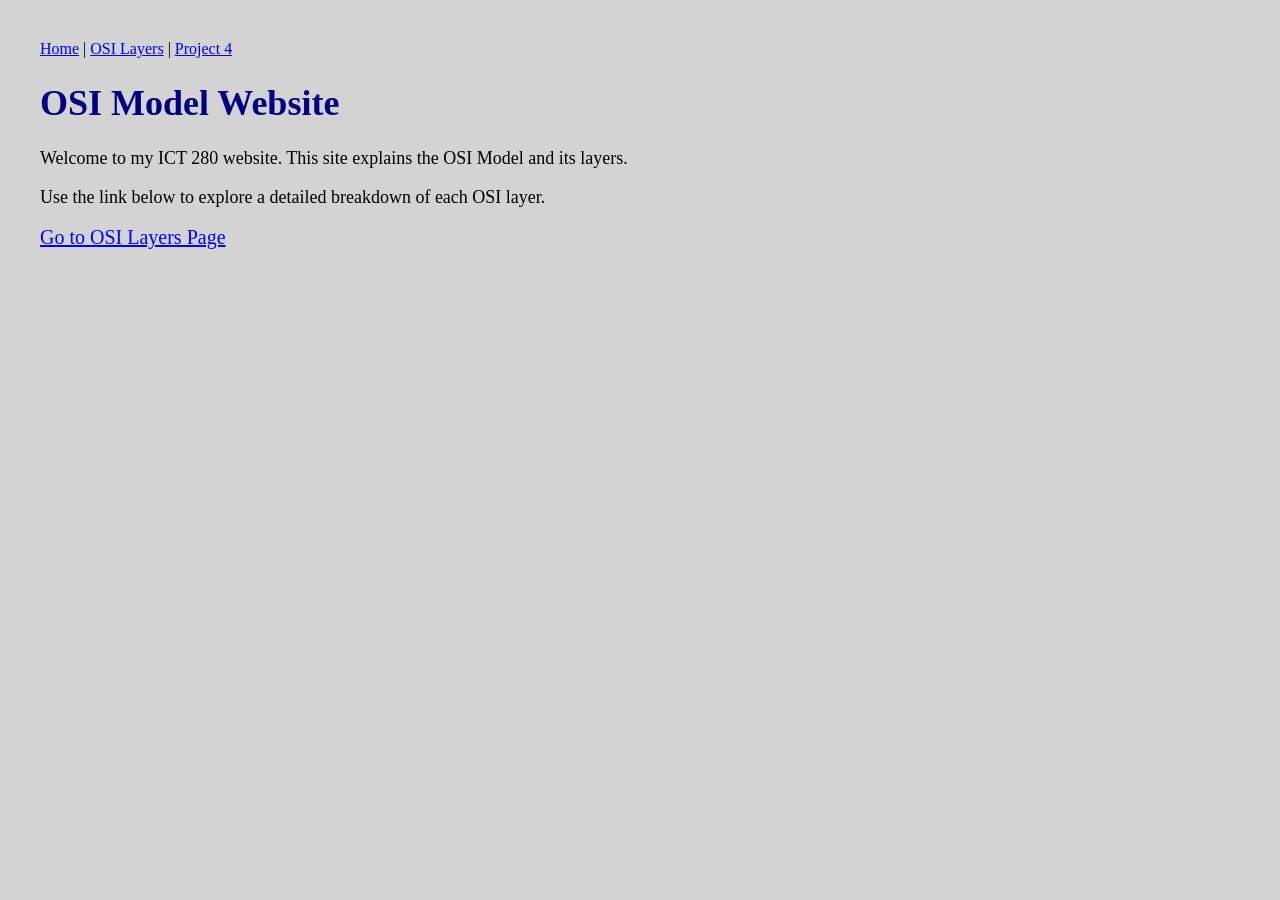
<file: index.html>
<!DOCTYPE html>
<html lang="en">
<head>
  <meta charset="UTF-8">
  <title>OSI Model Home</title>
</head>

<body style="background-color: lightgray; margin: 20px; padding: 20px;">
  
  <nav aria-label="Main navigation">
  <a href="index.html">Home</a> |
  <a href="html/project2.html">OSI Layers</a> |
  <a href="project4/project4.html">Project 4</a>
  </nav>

  <h1 style="color: navy; font-size: 36px;">OSI Model Website</h1>

  <p style="font-size: 18px;">
    Welcome to my ICT 280 website. This site explains the OSI Model and its layers.
  </p>

  <p style="font-size: 18px;">
    Use the link below to explore a detailed breakdown of each OSI layer.
  </p>

  <!-- Navigation Link -->
  <a href="html/project2.html" style="font-size: 20px; color: blue;">
    Go to OSI Layers Page
  </a>

</body>
</html>
</file>
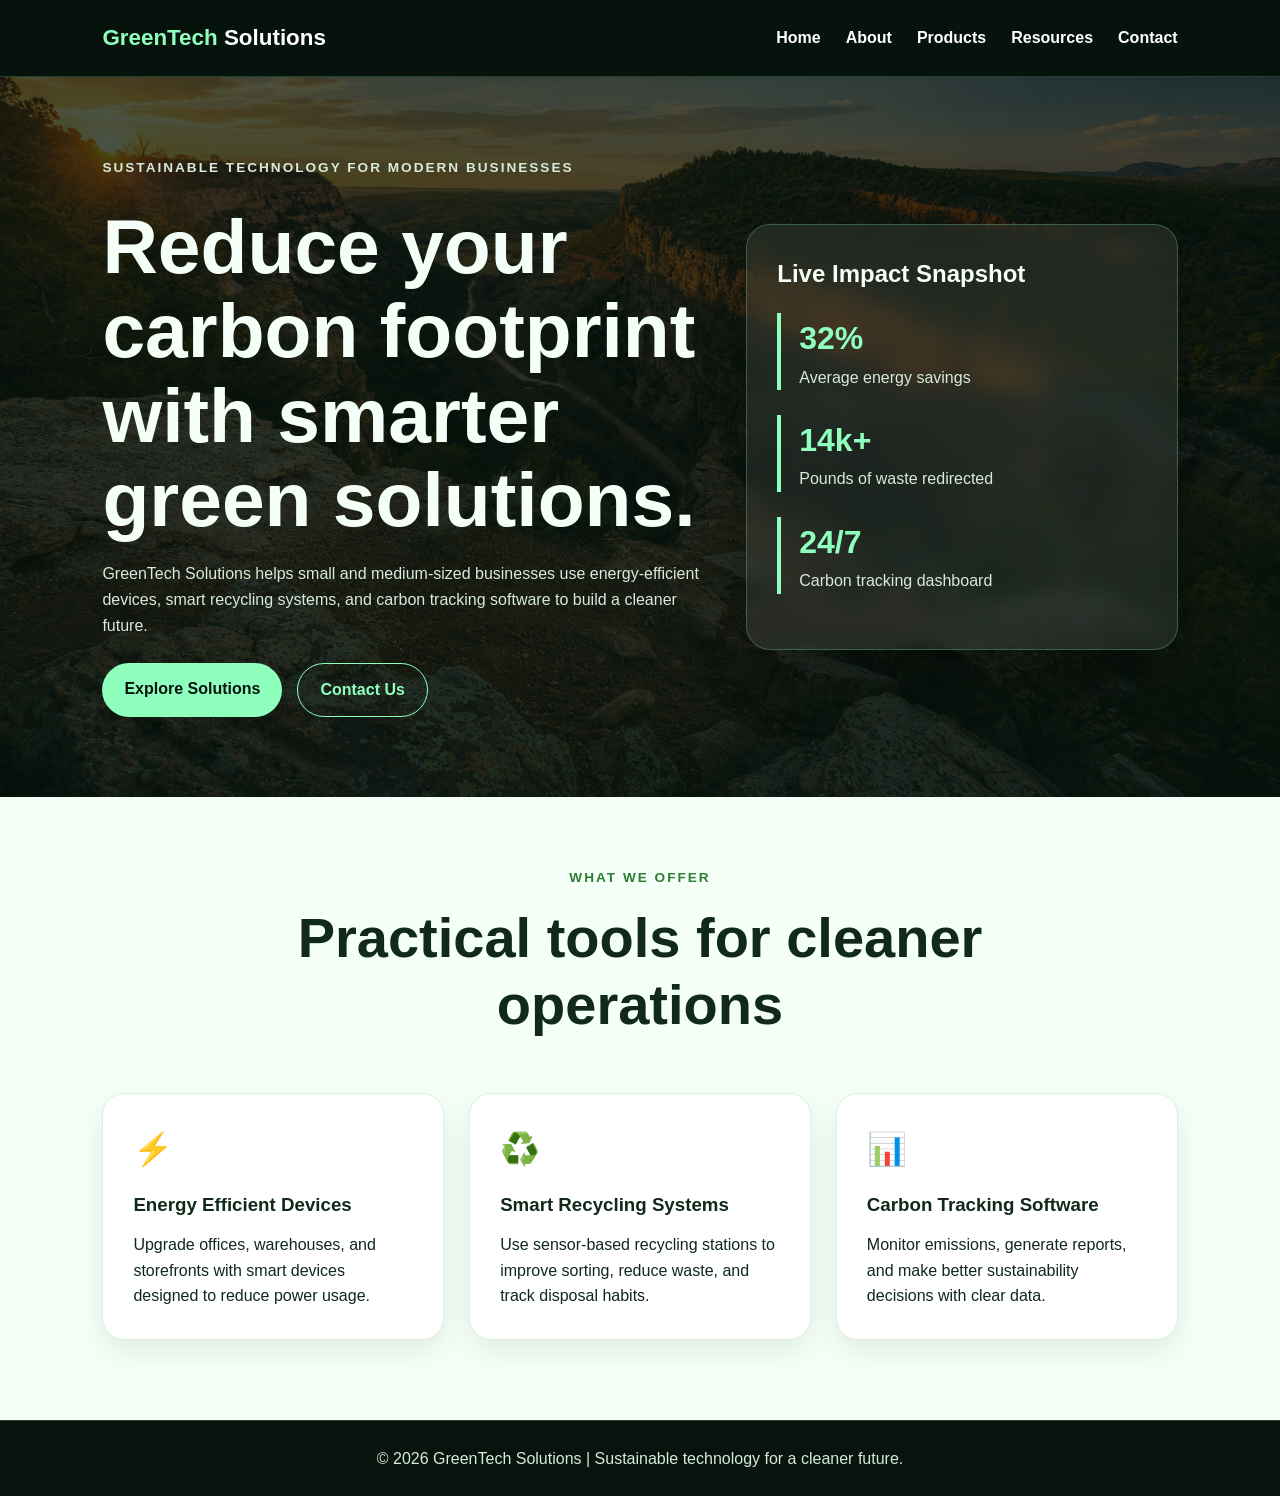
<file: final/index.html>
<!DOCTYPE html>
<html lang="en">
<head>
    <meta charset="UTF-8">
    <meta name="viewport" content="width=device-width, initial-scale=1.0">
    <title>GreenTech Solutions</title>
    <link rel="stylesheet" href="css/styles.css">
</head>

<body>

    <header class="site-header">
        <div class="logo">GreenTech<span> Solutions</span></div>

        <nav>
            <ul>
                <li><a href="index.html">Home</a></li>
                <li><a href="about.html">About</a></li>
                <li><a href="products.html">Products</a></li>
                <li><a href="resources.html">Resources</a></li>
                <li><a href="contact.html">Contact</a></li>
            </ul>
        </nav>
    </header>

    <main>

        <section class="hero">
            <div class="hero-text">
                <p class="tagline">Sustainable technology for modern businesses</p>

                <h1>Reduce your carbon footprint with smarter green solutions.</h1>

                <p>
                    GreenTech Solutions helps small and medium-sized businesses use
                    energy-efficient devices, smart recycling systems, and carbon tracking
                    software to build a cleaner future.
                </p>

                <div class="hero-buttons">
                    <a href="products.html" class="primary-btn">Explore Solutions</a>
                    <a href="contact.html" class="secondary-btn">Contact Us</a>
                </div>
            </div>

            <div class="hero-panel">
                <h2>Live Impact Snapshot</h2>

                <div class="stat">
                    <span>32%</span>
                    <p>Average energy savings</p>
                </div>

                <div class="stat">
                    <span>14k+</span>
                    <p>Pounds of waste redirected</p>
                </div>

                <div class="stat">
                    <span>24/7</span>
                    <p>Carbon tracking dashboard</p>
                </div>
            </div>
        </section>

        <section class="section-intro">
            <p class="tagline">What we offer</p>
            <h2>Practical tools for cleaner operations</h2>
        </section>

        <section class="card-grid">

            <article class="feature-card">
                <div class="icon">⚡</div>
                <h3>Energy Efficient Devices</h3>
                <p>
                    Upgrade offices, warehouses, and storefronts with smart devices
                    designed to reduce power usage.
                </p>
            </article>

            <article class="feature-card">
                <div class="icon">♻️</div>
                <h3>Smart Recycling Systems</h3>
                <p>
                    Use sensor-based recycling stations to improve sorting,
                    reduce waste, and track disposal habits.
                </p>
            </article>

            <article class="feature-card">
                <div class="icon">📊</div>
                <h3>Carbon Tracking Software</h3>
                <p>
                    Monitor emissions, generate reports, and make better
                    sustainability decisions with clear data.
                </p>
            </article>

        </section>

    </main>

    <footer>
        <p>&copy; 2026 GreenTech Solutions | Sustainable technology for a cleaner future.</p>
    </footer>

    <script src="js/script.js"></script>

</body>
</html>
</file>
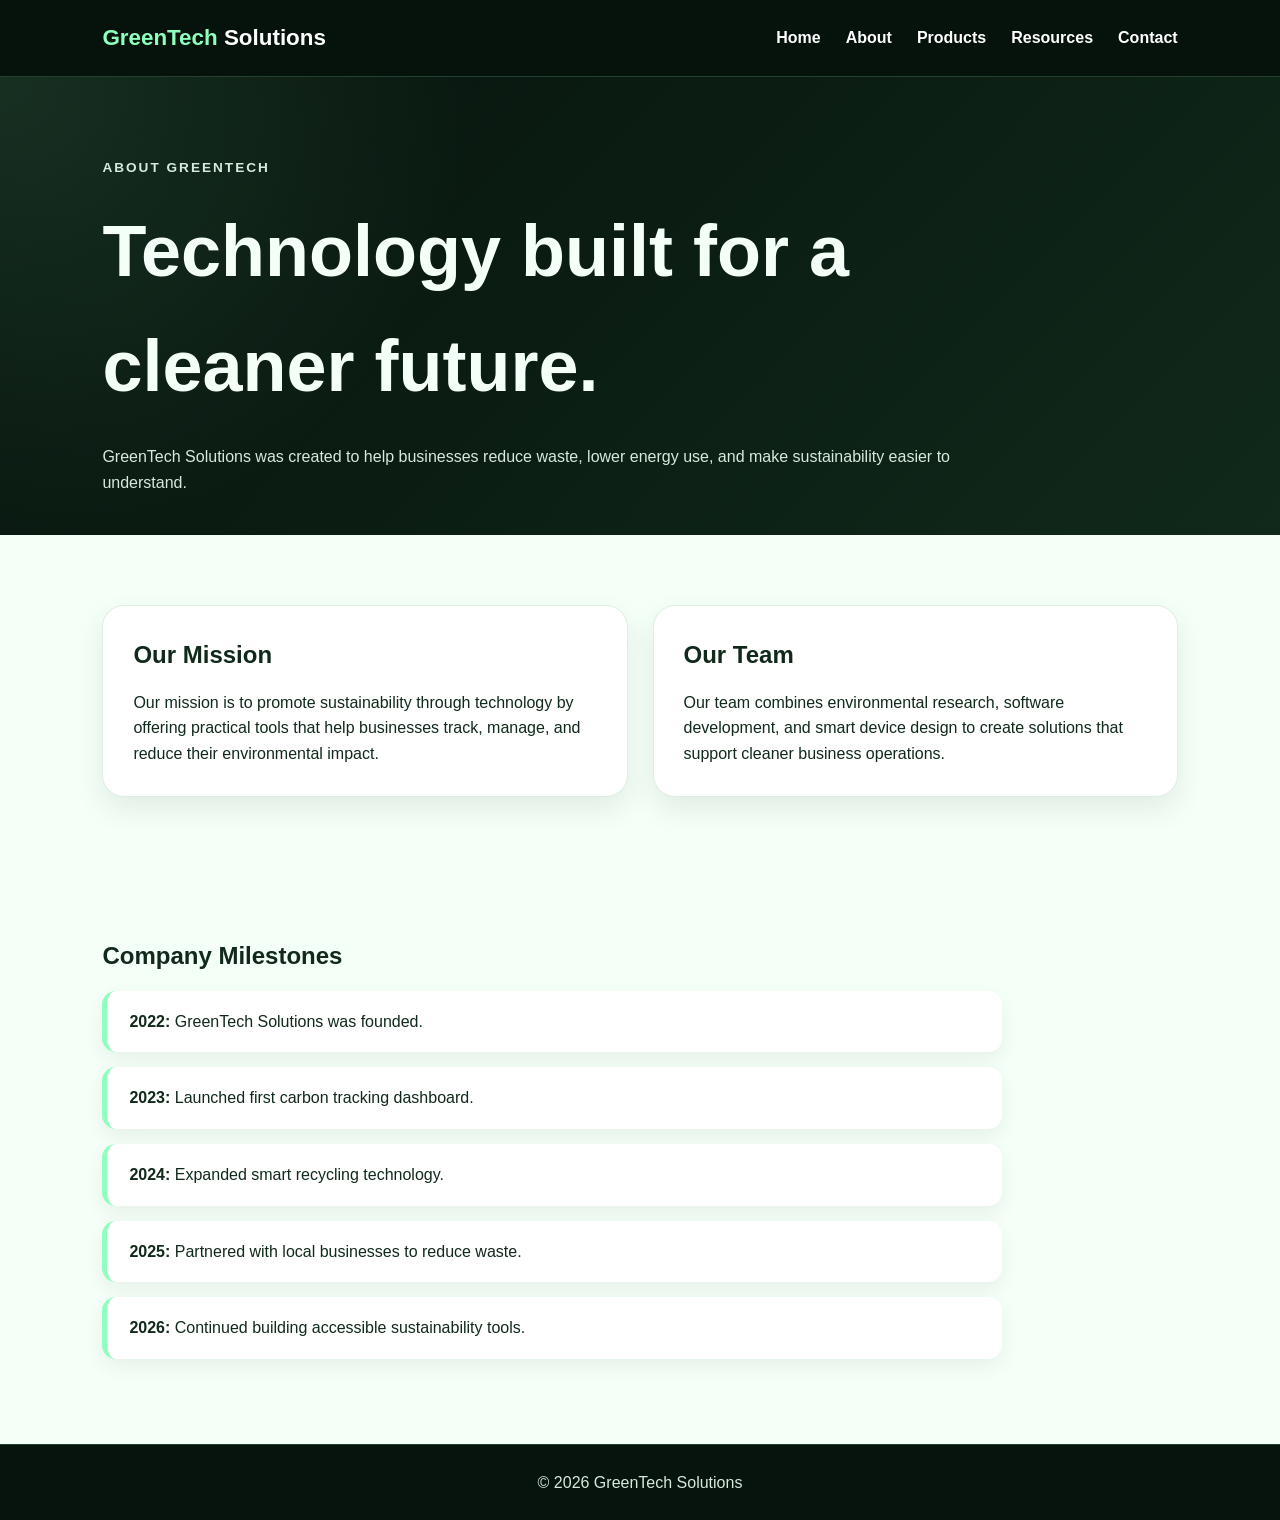
<file: final/about.html>
<!DOCTYPE html>
<html lang="en">
<head>
    <meta charset="UTF-8">
    <meta name="viewport" content="width=device-width, initial-scale=1.0">
    <title>About | GreenTech Solutions</title>
    <link rel="stylesheet" href="css/styles.css">
</head>

<body>

<header class="site-header">
    <div class="logo">GreenTech<span> Solutions</span></div>

    <nav>
        <ul>
            <li><a href="index.html">Home</a></li>
            <li><a href="about.html">About</a></li>
            <li><a href="products.html">Products</a></li>
            <li><a href="resources.html">Resources</a></li>
            <li><a href="contact.html">Contact</a></li>
        </ul>
    </nav>
</header>

<main>

    <section class="about-hero">
        <p class="tagline">About GreenTech</p>
        <h1>Technology built for a cleaner future.</h1>
        <p>
            GreenTech Solutions was created to help businesses reduce waste,
            lower energy use, and make sustainability easier to understand.
        </p>
    </section>

    <section class="about-section">
        <div class="about-card">
            <h2>Our Mission</h2>
            <p>
                Our mission is to promote sustainability through technology by
                offering practical tools that help businesses track, manage, and
                reduce their environmental impact.
            </p>
        </div>

        <div class="about-card">
            <h2>Our Team</h2>
            <p>
                Our team combines environmental research, software development,
                and smart device design to create solutions that support cleaner
                business operations.
            </p>
        </div>
    </section>

    <section class="timeline-section">
        <h2>Company Milestones</h2>

        <ul class="timeline">
            <li><strong>2022:</strong> GreenTech Solutions was founded.</li>
            <li><strong>2023:</strong> Launched first carbon tracking dashboard.</li>
            <li><strong>2024:</strong> Expanded smart recycling technology.</li>
            <li><strong>2025:</strong> Partnered with local businesses to reduce waste.</li>
            <li><strong>2026:</strong> Continued building accessible sustainability tools.</li>
        </ul>
    </section>

</main>

<footer>
    <p>&copy; 2026 GreenTech Solutions</p>
</footer>

<script src="js/script.js"></script>

</body>
</html>
</file>
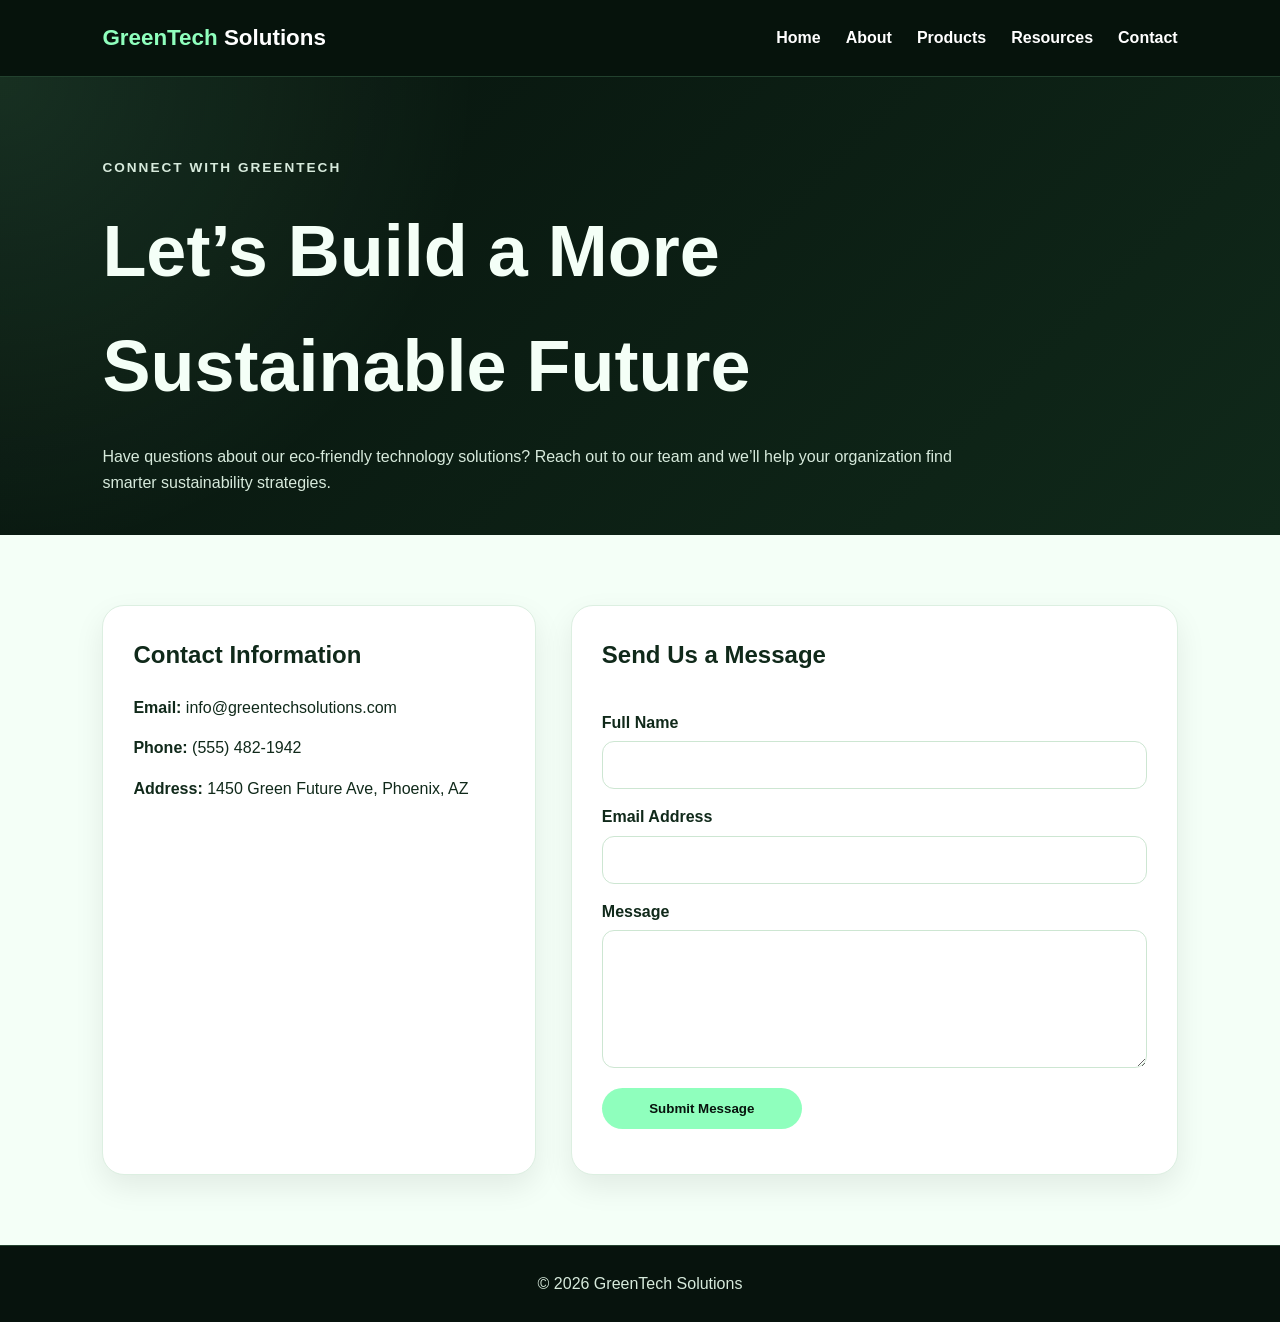
<file: final/contact.html>
<!DOCTYPE html>
<html lang="en">
<head>
    <meta charset="UTF-8">
    <meta name="viewport" content="width=device-width, initial-scale=1.0">
    <title>Contact | GreenTech Solutions</title>

    <link rel="stylesheet" href="css/styles.css">
</head>

<body>

    <header class="site-header">
        <div class="logo">GreenTech<span> Solutions</span></div>

        <nav>
            <ul>
                <li><a href="index.html">Home</a></li>
                <li><a href="about.html">About</a></li>
                <li><a href="products.html">Products</a></li>
                <li><a href="resources.html">Resources</a></li>
                <li><a href="contact.html">Contact</a></li>
            </ul>
        </nav>
    </header>

    <main>

        <section class="contact-hero">

            <p class="tagline">Connect with GreenTech</p>

            <h1>Let’s Build a More Sustainable Future</h1>

            <p>
                Have questions about our eco-friendly technology solutions?
                Reach out to our team and we’ll help your organization
                find smarter sustainability strategies.
            </p>

        </section>

        <section class="contact-container">

            <div class="contact-info">

                <h2>Contact Information</h2>

                <p><strong>Email:</strong> info@greentechsolutions.com</p>

                <p><strong>Phone:</strong> (555) 482-1942</p>

                <p><strong>Address:</strong> 1450 Green Future Ave, Phoenix, AZ</p>

            </div>

            <form id="contactForm" class="contact-form">

                <h2>Send Us a Message</h2>

                <label for="name">Full Name</label>
                <input
                    type="text"
                    id="name"
                    name="name"
                    required
                >

                <label for="email">Email Address</label>
                <input
                    type="email"
                    id="email"
                    name="email"
                    required
                >

                <label for="message">Message</label>
                <textarea
                    id="message"
                    name="message"
                    rows="6"
                    required
                ></textarea>

                <button type="submit" class="primary-btn">
                    Submit Message
                </button>

                <p id="formMessage"></p>

            </form>

        </section>

    </main>

    <footer>
        <p>&copy; 2026 GreenTech Solutions</p>
    </footer>

    <script src="js/script.js"></script>

</body>
</html>
</file>
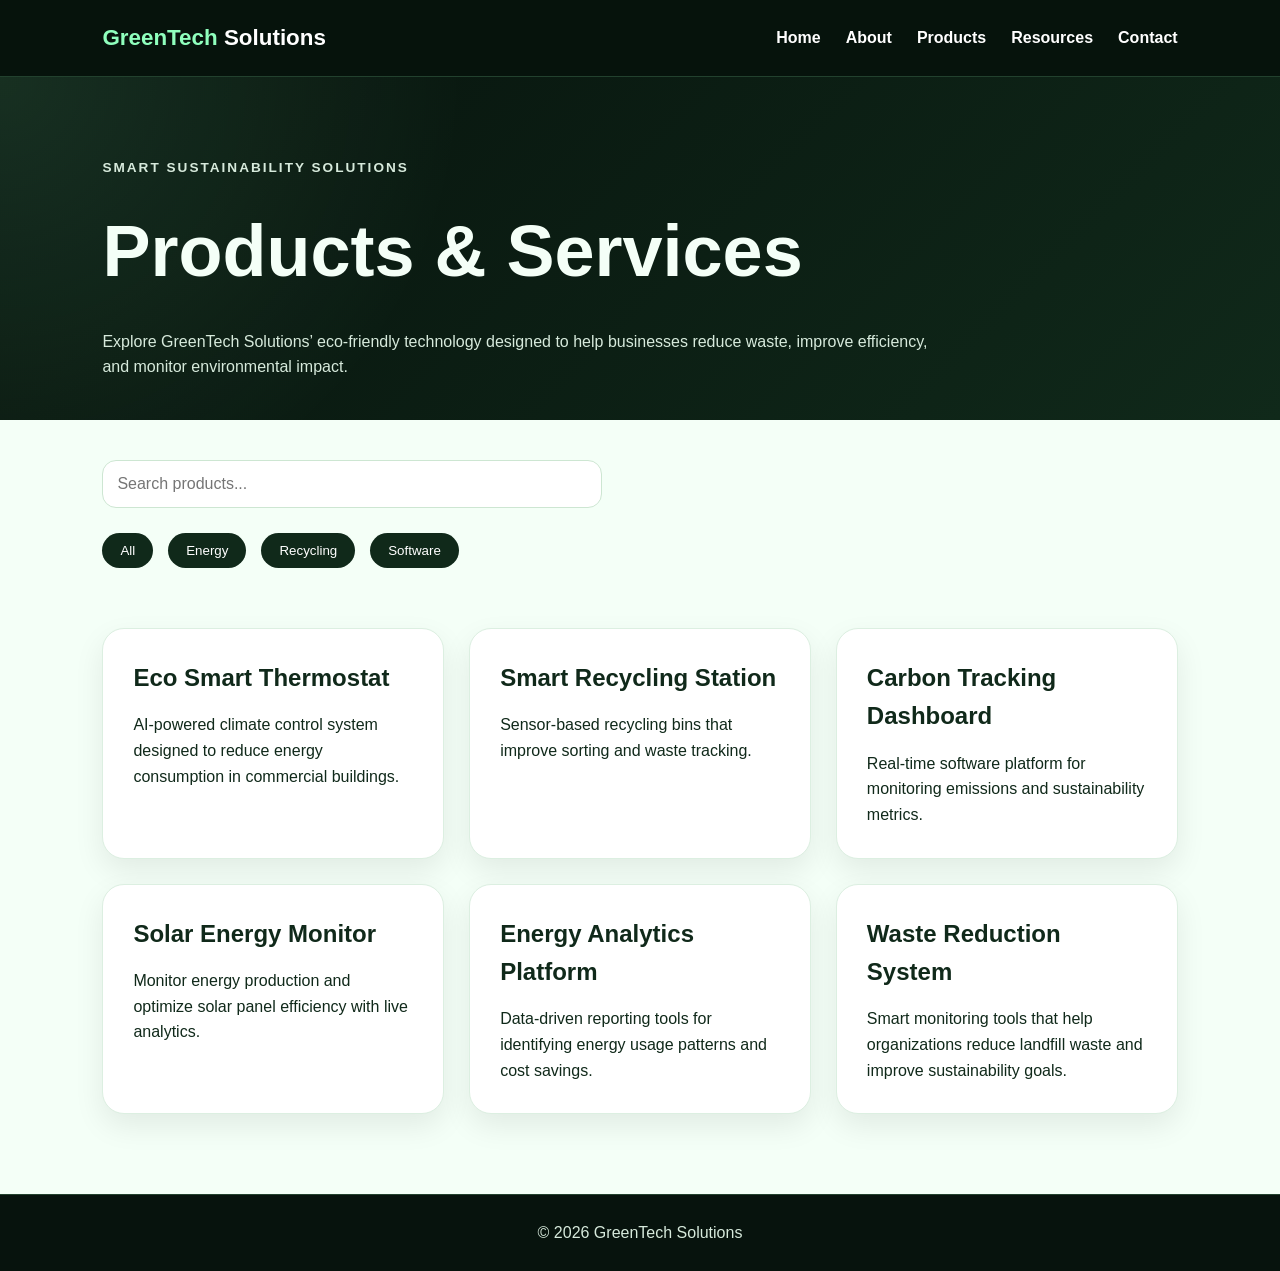
<file: final/products.html>
<!DOCTYPE html>
<html lang="en">
<head>
    <meta charset="UTF-8">
    <meta name="viewport" content="width=device-width, initial-scale=1.0">
    <title>Products | GreenTech Solutions</title>

    <link rel="stylesheet" href="css/styles.css">
</head>

<body>

    <header class="site-header">
        <div class="logo">GreenTech<span> Solutions</span></div>

        <nav>
            <ul>
                <li><a href="index.html">Home</a></li>
                <li><a href="about.html">About</a></li>
                <li><a href="products.html">Products</a></li>
                <li><a href="resources.html">Resources</a></li>
                <li><a href="contact.html">Contact</a></li>
            </ul>
        </nav>
    </header>

    <main>

        <section class="products-hero">

            <p class="tagline">Smart sustainability solutions</p>

            <h1>Products & Services</h1>

            <p>
                Explore GreenTech Solutions’ eco-friendly technology designed
                to help businesses reduce waste, improve efficiency, and
                monitor environmental impact.
            </p>

        </section>

        <section class="search-section">

            <input
                type="text"
                id="searchInput"
                placeholder="Search products..."
                aria-label="Search products"
            >

            <div class="filter-buttons">

                <button class="filter-btn" data-category="all">
                    All
                </button>

                <button class="filter-btn" data-category="energy">
                    Energy
                </button>

                <button class="filter-btn" data-category="recycling">
                    Recycling
                </button>

                <button class="filter-btn" data-category="software">
                    Software
                </button>

            </div>

        </section>

        <section class="products-grid">

            <article class="product-card" data-category="energy">
                <h2>Eco Smart Thermostat</h2>
                <p>
                    AI-powered climate control system designed to reduce
                    energy consumption in commercial buildings.
                </p>
            </article>

            <article class="product-card" data-category="recycling">
                <h2>Smart Recycling Station</h2>
                <p>
                    Sensor-based recycling bins that improve sorting and
                    waste tracking.
                </p>
            </article>

            <article class="product-card" data-category="software">
                <h2>Carbon Tracking Dashboard</h2>
                <p>
                    Real-time software platform for monitoring emissions
                    and sustainability metrics.
                </p>
            </article>

            <article class="product-card" data-category="energy">
                <h2>Solar Energy Monitor</h2>
                <p>
                    Monitor energy production and optimize solar panel
                    efficiency with live analytics.
                </p>
            </article>

            <article class="product-card" data-category="software">
                <h2>Energy Analytics Platform</h2>
                <p>
                    Data-driven reporting tools for identifying energy
                    usage patterns and cost savings.
                </p>
            </article>

            <article class="product-card" data-category="recycling">
                <h2>Waste Reduction System</h2>
                <p>
                    Smart monitoring tools that help organizations reduce
                    landfill waste and improve sustainability goals.
                </p>
            </article>

        </section>

    </main>

    <footer>
        <p>&copy; 2026 GreenTech Solutions</p>
    </footer>

    <script src="js/script.js"></script>

</body>
</html>
</file>
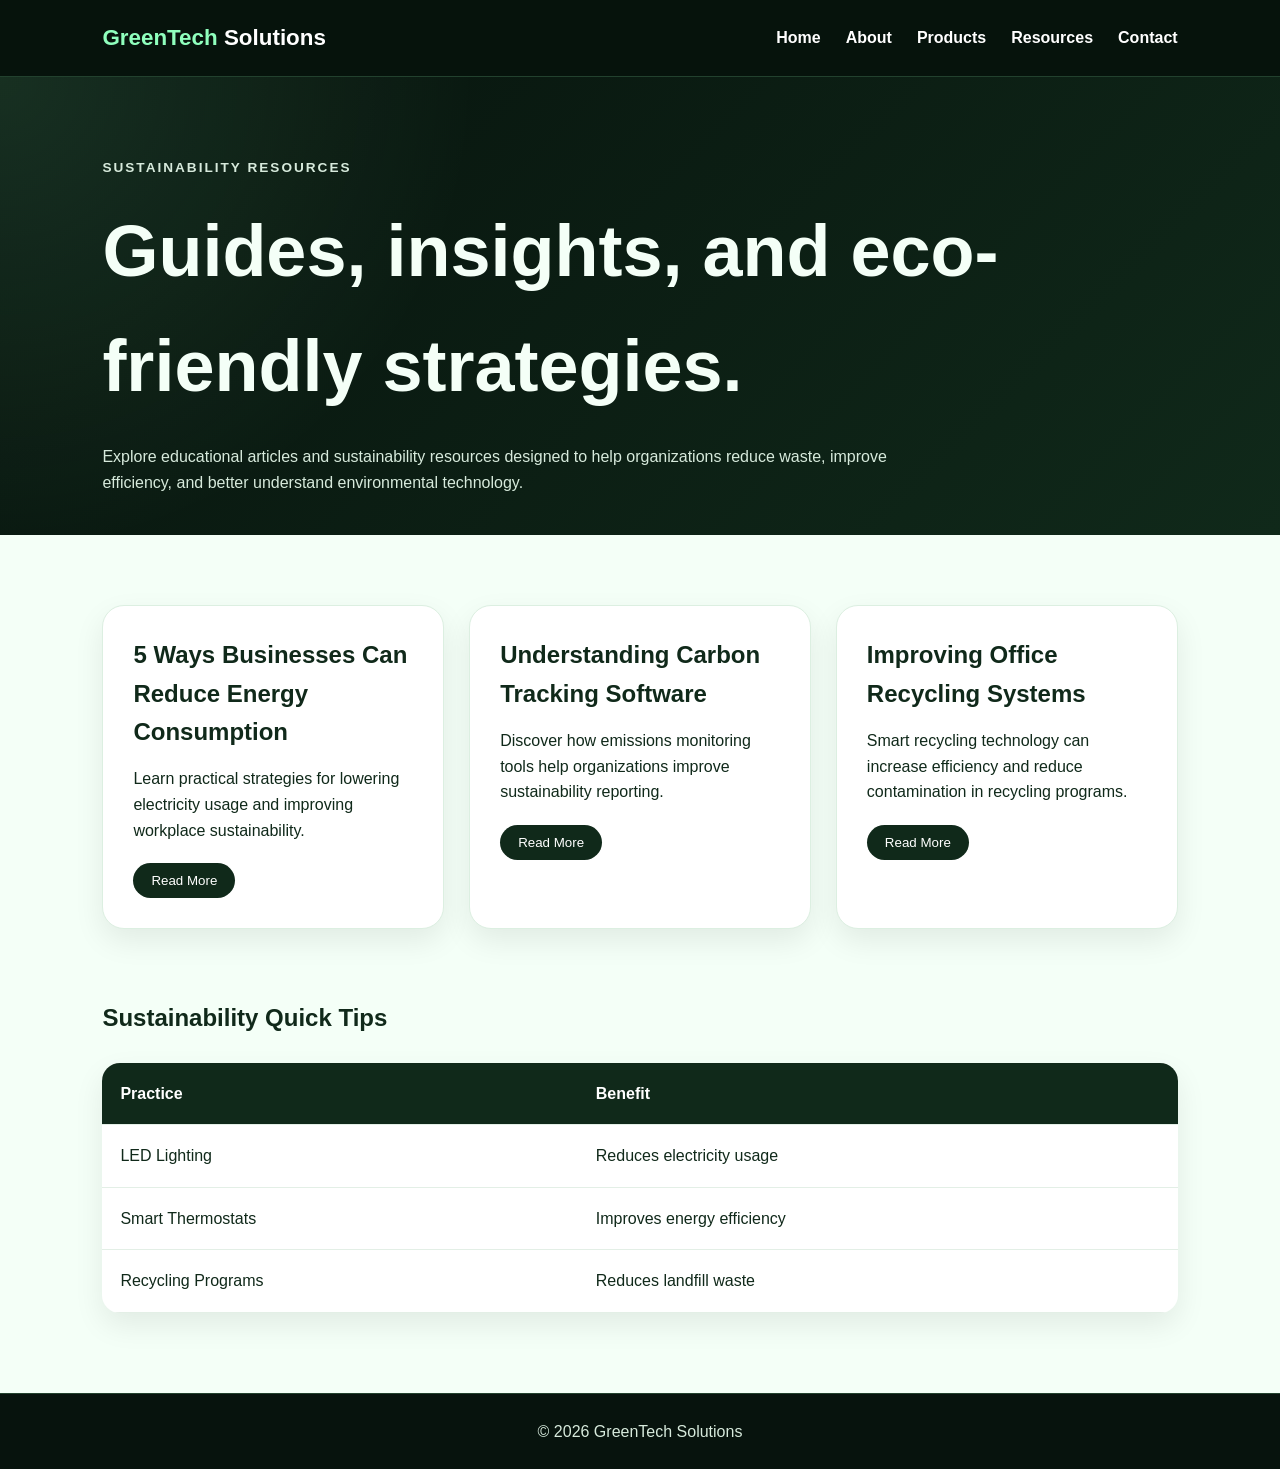
<file: final/resources.html>
<!DOCTYPE html>
<html lang="en">
<head>
    <meta charset="UTF-8">
    <meta name="viewport" content="width=device-width, initial-scale=1.0">
    <title>Resources | GreenTech Solutions</title>

    <link rel="stylesheet" href="css/styles.css">
</head>

<body>

<header class="site-header">
    <div class="logo">GreenTech<span> Solutions</span></div>

    <nav>
        <ul>
            <li><a href="index.html">Home</a></li>
            <li><a href="about.html">About</a></li>
            <li><a href="products.html">Products</a></li>
            <li><a href="resources.html">Resources</a></li>
            <li><a href="contact.html">Contact</a></li>
        </ul>
    </nav>
</header>

<main>

    <section class="resources-hero">

        <p class="tagline">Sustainability Resources</p>

        <h1>Guides, insights, and eco-friendly strategies.</h1>

        <p>
            Explore educational articles and sustainability resources designed
            to help organizations reduce waste, improve efficiency, and better
            understand environmental technology.
        </p>

    </section>

    <section class="resources-grid">

        <article class="resource-card">
            <h2>5 Ways Businesses Can Reduce Energy Consumption</h2>

            <p>
                Learn practical strategies for lowering electricity usage and
                improving workplace sustainability.
            </p>

            <button class="read-more-btn">
                Read More
            </button>

            <div class="extra-content">
                <p>
                    Businesses can reduce energy usage by upgrading lighting,
                    monitoring HVAC systems, using smart thermostats, and
                    encouraging efficient workplace habits.
                </p>
            </div>
        </article>

        <article class="resource-card">
            <h2>Understanding Carbon Tracking Software</h2>

            <p>
                Discover how emissions monitoring tools help organizations
                improve sustainability reporting.
            </p>

            <button class="read-more-btn">
                Read More
            </button>

            <div class="extra-content">
                <p>
                    Carbon tracking platforms collect environmental data and
                    generate reports that help companies identify areas for
                    improvement.
                </p>
            </div>
        </article>

        <article class="resource-card">
            <h2>Improving Office Recycling Systems</h2>

            <p>
                Smart recycling technology can increase efficiency and reduce
                contamination in recycling programs.
            </p>

            <button class="read-more-btn">
                Read More
            </button>

            <div class="extra-content">
                <p>
                    Sensor-based recycling stations help employees correctly
                    separate materials while improving sustainability metrics.
                </p>
            </div>
        </article>

    </section>

    <section class="tips-table-section">

        <h2>Sustainability Quick Tips</h2>

        <table class="tips-table">

            <tr>
                <th>Practice</th>
                <th>Benefit</th>
            </tr>

            <tr>
                <td>LED Lighting</td>
                <td>Reduces electricity usage</td>
            </tr>

            <tr>
                <td>Smart Thermostats</td>
                <td>Improves energy efficiency</td>
            </tr>

            <tr>
                <td>Recycling Programs</td>
                <td>Reduces landfill waste</td>
            </tr>

        </table>

    </section>

</main>

<footer>
    <p>&copy; 2026 GreenTech Solutions</p>
</footer>

<script src="js/script.js"></script>

</body>
</html>
</file>
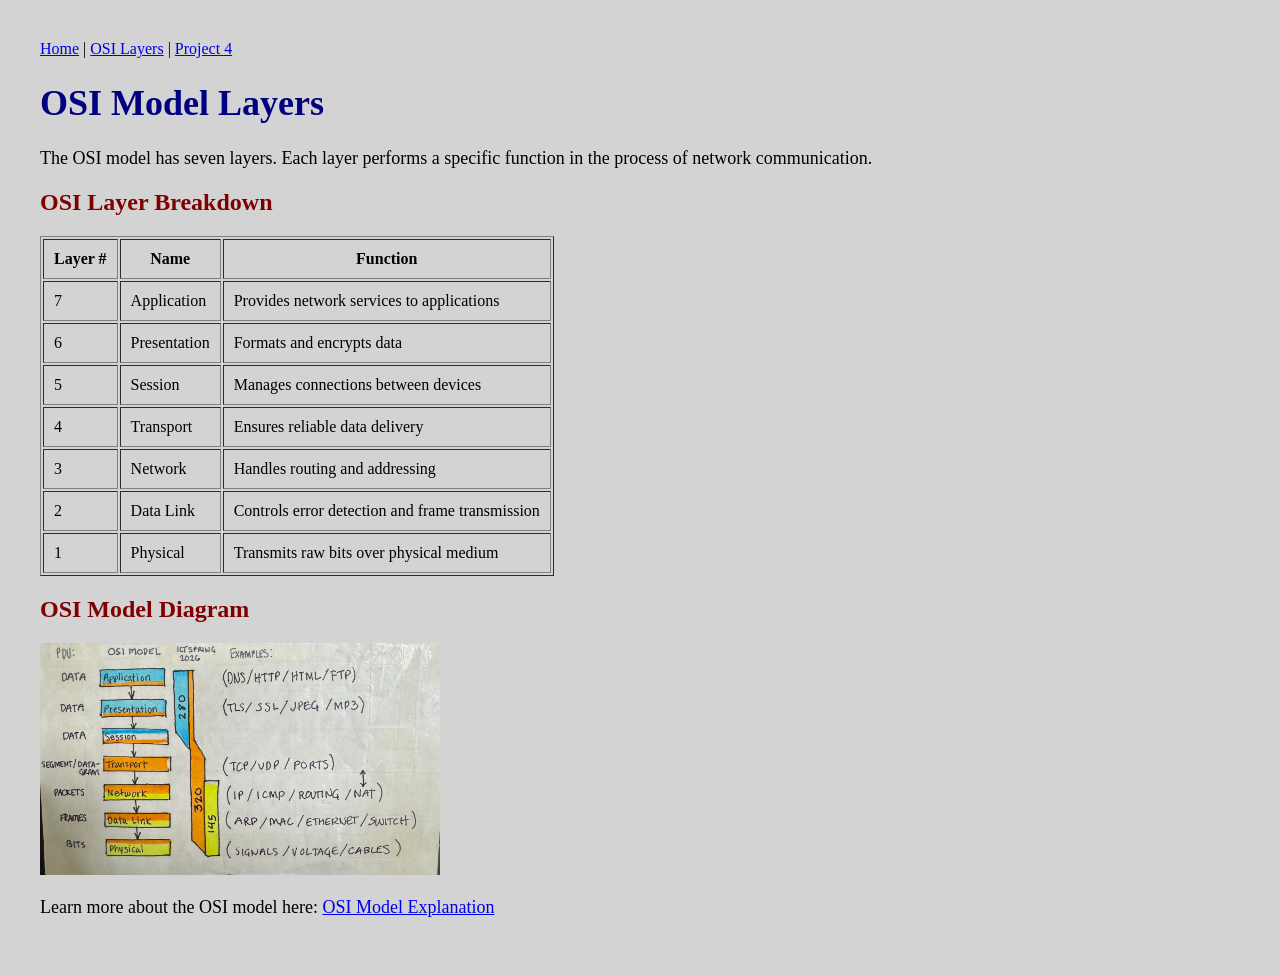
<file: html/project2.html>
<!DOCTYPE html>
<html lang="en">
<head>
  <meta charset="UTF-8">
  <title>OSI Layers</title>
</head>

<body style="background-color: lightgray; margin: 20px; padding: 20px;">

  <!-- Navigation -->
  <nav aria-label="Main navigation">
  <a href="../index.html">Home</a> |
  <a href="project2.html">OSI Layers</a> |
  <a href="../project4/project4.html">Project 4</a>
  </nav>

  <h1 style="color: navy; font-size: 36px;">OSI Model Layers</h1>

  <p style="font-size: 18px;">
    The OSI model has seven layers. Each layer performs a specific function
    in the process of network communication.
  </p>

  <!-- Table -->
  <h2 style="color: maroon;">OSI Layer Breakdown</h2>

  <table border="1" cellpadding="10" style="font-size: 16px;">
    <tr>
      <th>Layer #</th>
      <th>Name</th>
      <th>Function</th>
    </tr>

    <tr>
      <td>7</td>
      <td>Application</td>
      <td>Provides network services to applications</td>
    </tr>

    <tr>
      <td>6</td>
      <td>Presentation</td>
      <td>Formats and encrypts data</td>
    </tr>

    <tr>
      <td>5</td>
      <td>Session</td>
      <td>Manages connections between devices</td>
    </tr>

    <tr>
      <td>4</td>
      <td>Transport</td>
      <td>Ensures reliable data delivery</td>
    </tr>

    <tr>
      <td>3</td>
      <td>Network</td>
      <td>Handles routing and addressing</td>
    </tr>

    <tr>
      <td>2</td>
      <td>Data Link</td>
      <td>Controls error detection and frame transmission</td>
    </tr>

    <tr>
      <td>1</td>
      <td>Physical</td>
      <td>Transmits raw bits over physical medium</td>
    </tr>
  </table>

  <!-- Image -->
  <h2 style="color: maroon;">OSI Model Diagram</h2>

  <img src="osi-diagram.jpg" alt="Diagram of the OSI Model showing all seven layers" width="400">

  <!-- External Link -->
  <p style="font-size: 18px;">
    Learn more about the OSI model here:
    <a href="https://www.cloudflare.com/learning/ddos/glossary/open-systems-interconnection-model-osi/" target="_blank">
      OSI Model Explanation
    </a>
  </p>

</body>
</html>
</file>
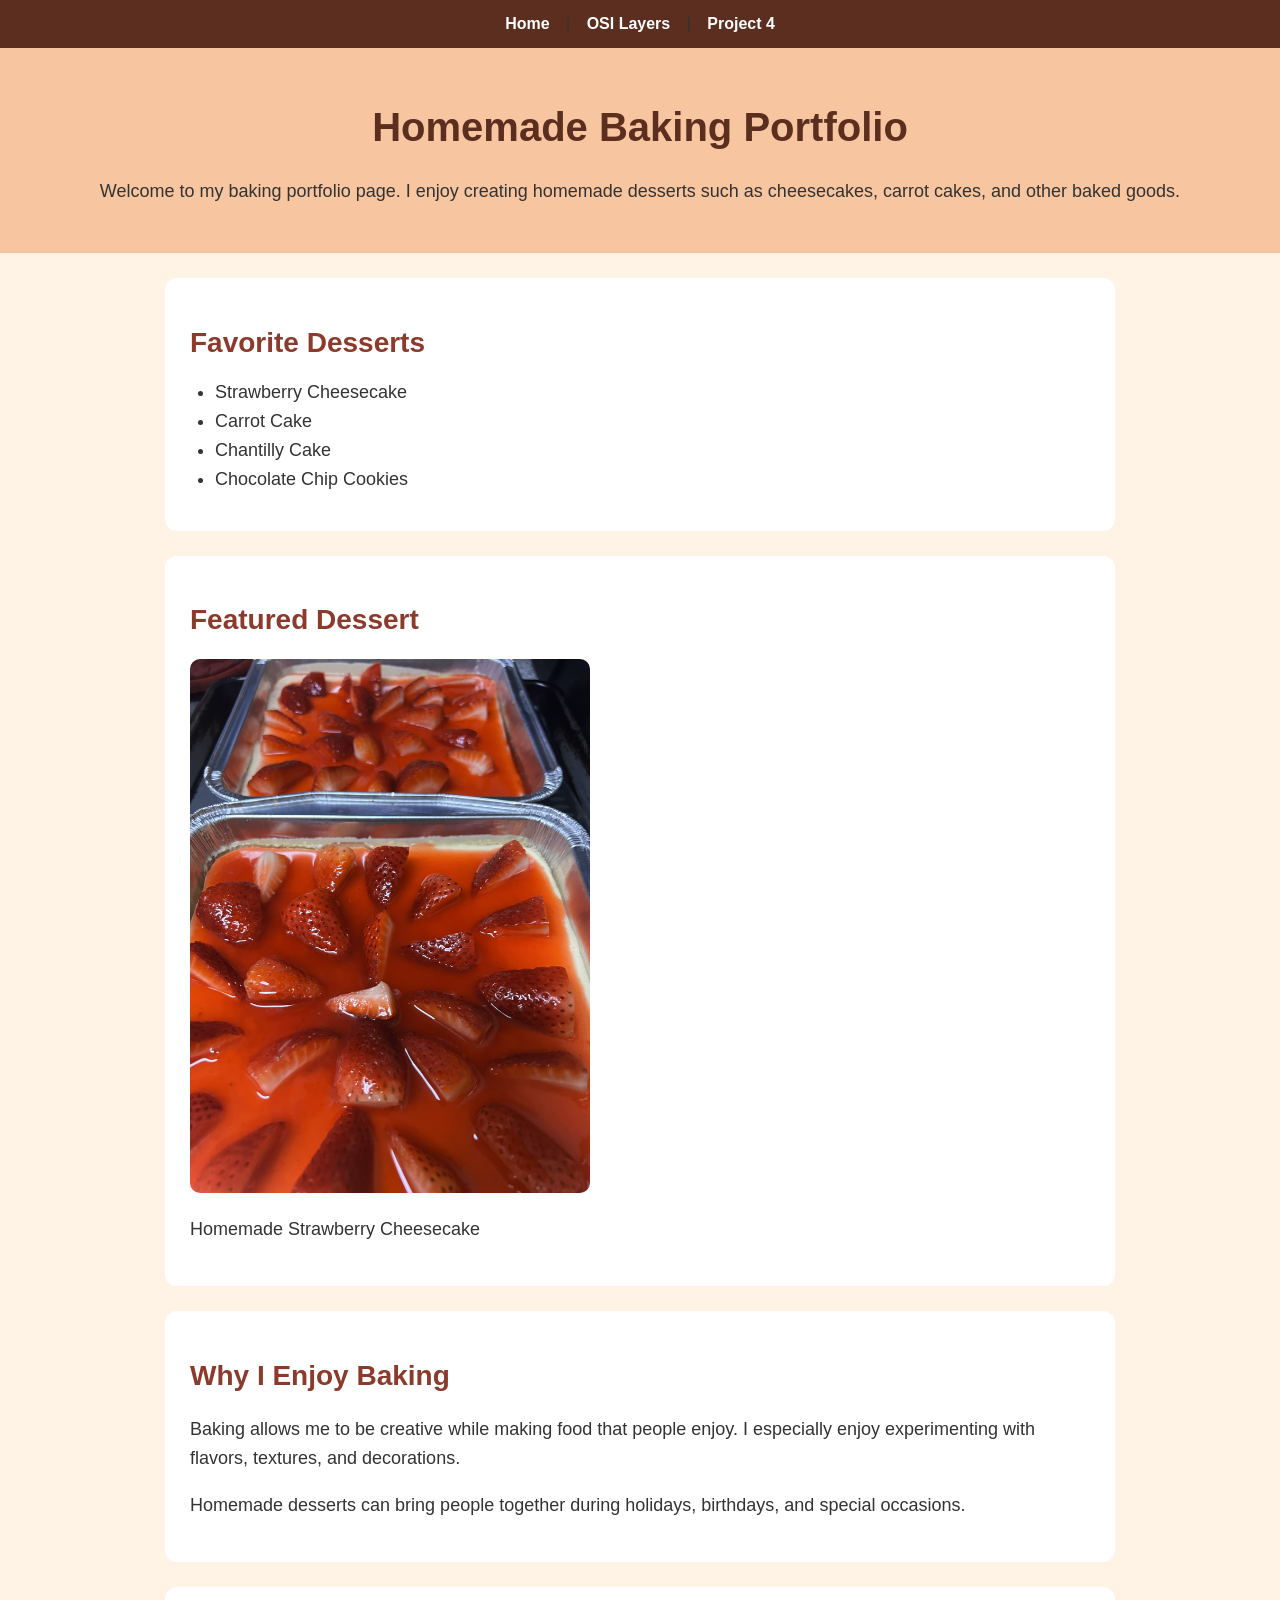
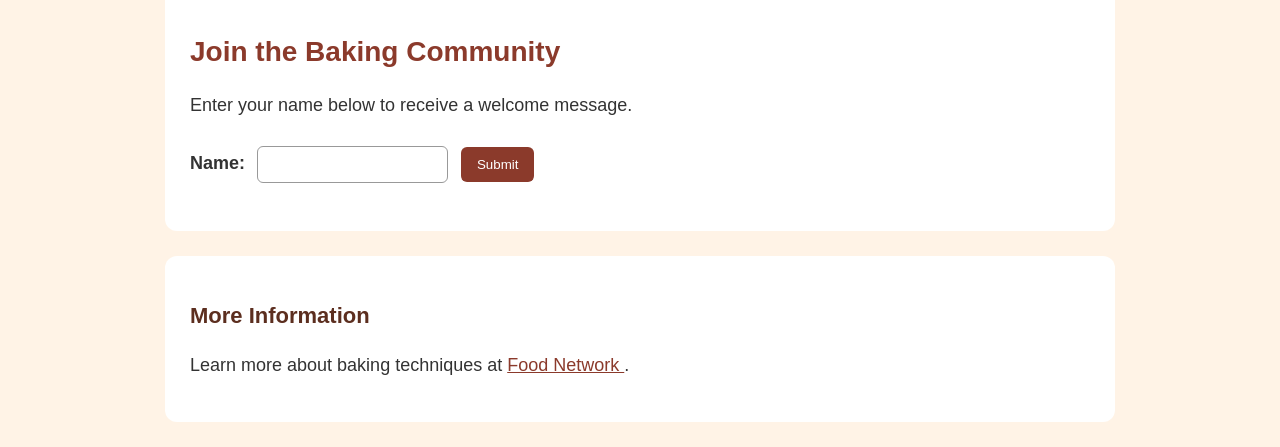
<file: project4/project4.html>
<!DOCTYPE html>
<html lang="en">

<head>
    <meta charset="UTF-8">
    <meta name="viewport" content="width=device-width, initial-scale=1.0">
    <title>Homemade Baking Portfolio</title>

    <link rel="stylesheet" href="../css/styles.css">
    <script src="../javascript/script.js" defer></script>
</head>

<body>

    <!-- Navigation -->
    <nav aria-label="Main navigation">
        <a href="../index.html">Home</a> |
        <a href="../html/project2.html">OSI Layers</a> |
        <a href="project4.html">Project 4</a>
    </nav>

    <!-- Header -->
    <header>
        <h1>Homemade Baking Portfolio</h1>

        <p>
            Welcome to my baking portfolio page. I enjoy creating homemade desserts
            such as cheesecakes, carrot cakes, and other baked goods.
        </p>
    </header>

    <!-- About Section -->
    <section>
        <h2>Favorite Desserts</h2>

        <ul>
            <li>Strawberry Cheesecake</li>
            <li>Carrot Cake</li>
            <li>Chantilly Cake</li>
            <li>Chocolate Chip Cookies</li>
        </ul>
    </section>

    <!-- Image Section -->
    <section>
        <h2>Featured Dessert</h2>

        <img src="../images/food.jpg"
             alt="Homemade strawberry cheesecake with fresh strawberries"
             width="400">

        <p>
            Homemade Strawberry Cheesecake
        </p>
    </section>

    <!-- Info Section -->
    <section>
        <h2>Why I Enjoy Baking</h2>

        <p>
            Baking allows me to be creative while making food that people enjoy.
            I especially enjoy experimenting with flavors, textures, and decorations.
        </p>

        <p>
            Homemade desserts can bring people together during holidays,
            birthdays, and special occasions.
        </p>
    </section>

    <!-- Dynamic Content Section -->
    <section id="message-section">
        <h2>Join the Baking Community</h2>

        <p>
            Enter your name below to receive a welcome message.
        </p>

        <form id="greetingForm">
            <label for="username">Name:</label>

            <input type="text" id="username" name="username">

            <button type="submit">Submit</button>
        </form>

        <div id="greetingMessage"></div>
    </section>

    <!-- Footer -->
    <footer>
        <h3>More Information</h3>

        <p>
            Learn more about baking techniques at
            <a href="https://www.foodnetwork.com/" target="_blank">
                Food Network
            </a>.
        </p>
    </footer>

</body>

</html>
</file>
<file: final/css/styles.css>
* {
    margin: 0;
    padding: 0;
    box-sizing: border-box;
}

body {
    font-family: Arial, Helvetica, sans-serif;
    background: #07130d;
    color: #f4fff7;
    line-height: 1.6;
}

.site-header {
    background: rgba(7, 19, 13, 0.95);
    border-bottom: 1px solid rgba(143, 255, 181, 0.2);
    padding: 20px 8%;
    display: flex;
    justify-content: space-between;
    align-items: center;
    position: sticky;
    top: 0;
    z-index: 1000;
}

.logo {
    font-size: 1.4rem;
    font-weight: bold;
    color: #8fffbd;
}

.logo span {
    color: white;
}

nav ul {
    display: flex;
    gap: 25px;
    list-style: none;
}

nav a {
    color: #ffffff;
    text-decoration: none;
    font-weight: bold;
}

nav a:hover {
    color: #8fffbd;
}

.hero {
    min-height: 75vh;
    padding: 80px 8%;
    display: grid;
    grid-template-columns: 1.4fr 1fr;
    gap: 40px;
    align-items: center;
    background:
    linear-gradient(rgba(7,19,13,0.72), rgba(7,19,13,0.82)),
    url("../images/Blue_Canyon.png");

    background-size: cover;
    background-position: center;
    background-repeat: no-repeat;
}

.tagline {
    color: #8fffbd;
    text-transform: uppercase;
    letter-spacing: 2px;
    font-weight: bold;
    font-size: 0.85rem;
    margin-bottom: 15px;
}

.hero h1 {
    font-size: clamp(2.8rem, 6vw, 5rem);
    line-height: 1.1;
    margin-bottom: 20px;
}

.hero-text p {
    max-width: 650px;
    color: #d7eadc;
    margin-bottom: 25px;
}

.hero-buttons {
    display: flex;
    gap: 15px;
    flex-wrap: wrap;
}

.primary-btn,
.secondary-btn {
    padding: 13px 22px;
    border-radius: 999px;
    text-decoration: none;
    font-weight: bold;
}

.primary-btn {
    background: #8fffbd;
    color: #07130d;
}

.secondary-btn {
    border: 1px solid #8fffbd;
    color: #8fffbd;
}

.primary-btn:hover,
.secondary-btn:hover {
    transform: translateY(-2px);
}

.hero-panel {
    background: rgba(255, 255, 255, 0.08);
    border: 1px solid rgba(143, 255, 181, 0.25);
    border-radius: 24px;
    padding: 30px;
    box-shadow: 0 20px 50px rgba(0,0,0,0.3);
    backdrop-filter: blur(10px);
}

.hero-panel h2 {
    margin-bottom: 20px;
}

.stat {
    border-left: 4px solid #8fffbd;
    padding-left: 18px;
    margin-bottom: 25px;
}

.stat span {
    font-size: 2rem;
    font-weight: bold;
    color: #8fffbd;
}

.stat p {
    color: #d7eadc;
}

.section-intro {
    text-align: center;
    padding: 70px 8% 25px;
    background: #f4fff7;
    color: #10291a;
}

.section-intro .tagline {
    color: #2e7d32;
}

.section-intro h2 {
    font-size: clamp(2rem, 5vw, 3.5rem);
    max-width: 900px;
    margin: auto;
    line-height: 1.2;
}

.card-grid {
    background: #f4fff7;
    color: #10291a;
    padding: 30px 8% 80px;
    display: grid;
    grid-template-columns: repeat(3, 1fr);
    gap: 25px;
}

.feature-card {
    background: white;
    padding: 30px;
    border-radius: 22px;
    box-shadow: 0 12px 30px rgba(0,0,0,0.08);
    border: 1px solid #dcefe1;
    transition: transform 0.3s ease, box-shadow 0.3s ease;
}

.feature-card:hover {
    transform: translateY(-8px);
    box-shadow: 0 20px 40px rgba(0,0,0,0.12);
}

.icon {
    font-size: 2rem;
    margin-bottom: 15px;
}

.feature-card h3 {
    margin-bottom: 12px;
}

footer {
    text-align: center;
    padding: 25px;
    background: #07130d;
    color: #d7eadc;
    border-top: 1px solid rgba(143, 255, 181, 0.2);
}

@media (max-width: 850px) {
    .site-header {
        flex-direction: column;
        gap: 15px;
    }

    nav ul {
        flex-wrap: wrap;
        justify-content: center;
        gap: 15px;
        
    }

    .hero {
        grid-template-columns: 1fr;
        padding: 60px 6%;
    }

    .hero h1 {
        font-size: 2.4rem;
    }

    .card-grid {
        grid-template-columns: 1fr;
    }

    .logo {
    text-align: center;
    }

}

/* PRODUCTS PAGE */

.products-hero {
    padding: 80px 8% 40px;
    background:
        radial-gradient(circle at top left, rgba(143, 255, 181, 0.12), transparent 35%),
        linear-gradient(135deg, #07130d, #10291a);
}

.products-hero h1 {
    font-size: clamp(2.5rem, 6vw, 4.5rem);
    margin: 15px 0 20px;
}

.products-hero p {
    max-width: 850px;
    color: #d7eadc;
}

/* Search + Filters */

.search-section {
    background: #f4fff7;
    padding: 40px 8%;
}

#searchInput {
    width: 100%;
    max-width: 500px;
    padding: 14px;
    border-radius: 14px;
    border: 1px solid #cde6d2;
    font-size: 1rem;
    margin-bottom: 25px;
}

.filter-buttons {
    display: flex;
    gap: 15px;
    flex-wrap: wrap;
}

.filter-btn {
    padding: 10px 18px;
    border-radius: 999px;
    border: none;
    background: #10291a;
    color: white;
    cursor: pointer;
    transition: 0.3s ease;
}

.filter-btn:hover {
    background: #2e7d32;
}

/* Products Grid */

.products-grid {
    background: #f4fff7;
    padding: 20px 8% 80px;
    display: grid;
    grid-template-columns: repeat(3, 1fr);
    gap: 25px;
}

.product-card {
    background: white;
    color: #10291a;
    padding: 30px;
    border-radius: 22px;
    border: 1px solid #dcefe1;
    box-shadow: 0 12px 30px rgba(0,0,0,0.08);
    transition: transform 0.3s ease, box-shadow 0.3s ease;
}

.product-card:hover {
    transform: translateY(-8px);
    box-shadow: 0 20px 40px rgba(0,0,0,0.12);
}

.product-card h2 {
    margin-bottom: 15px;
}

/* Responsive */

@media (max-width: 850px) {

    .products-grid {
        grid-template-columns: 1fr;
    }

}

/* CONTACT PAGE */

.contact-hero {
    padding: 80px 8% 40px;
    background:
        radial-gradient(circle at top left, rgba(143, 255, 181, 0.12), transparent 35%),
        linear-gradient(135deg, #07130d, #10291a);
}

.contact-hero h1 {
    font-size: clamp(2.5rem, 6vw, 4.5rem);
    margin: 15px 0 20px;
    max-width: 900px;
}

.contact-hero p {
    max-width: 850px;
    color: #d7eadc;
}

.contact-container {
    background: #f4fff7;
    color: #10291a;
    padding: 70px 8%;
    display: grid;
    grid-template-columns: 1fr 1.4fr;
    gap: 35px;
}

.contact-info,
.contact-form {
    background: white;
    padding: 30px;
    border-radius: 22px;
    border: 1px solid #dcefe1;
    box-shadow: 0 12px 30px rgba(0,0,0,0.08);
}

.contact-info h2,
.contact-form h2 {
    margin-bottom: 20px;
}

.contact-info p {
    margin-bottom: 15px;
}

.contact-form {
    display: flex;
    flex-direction: column;
}

.contact-form label {
    font-weight: bold;
    margin-top: 15px;
    margin-bottom: 6px;
}

.contact-form input,
.contact-form textarea {
    padding: 14px;
    border-radius: 12px;
    border: 1px solid #cde6d2;
    font-size: 1rem;
    font-family: inherit;
}

.contact-form button {
    border: none;
    cursor: pointer;
    margin-top: 20px;
    max-width: 200px;
}

#formMessage {
    margin-top: 15px;
    font-weight: bold;
}

@media (max-width: 850px) {
    .contact-container {
        grid-template-columns: 1fr;
    }
}

/* ABOUT PAGE */

.about-hero {
    padding: 80px 8% 40px;
    background:
        radial-gradient(circle at top left, rgba(143, 255, 181, 0.12), transparent 35%),
        linear-gradient(135deg, #07130d, #10291a);
}

.about-hero h1 {
    font-size: clamp(2.5rem, 6vw, 4.5rem);
    margin: 15px 0 20px;
    max-width: 900px;
}

.about-hero p {
    max-width: 850px;
    color: #d7eadc;
}

.about-section {
    background: #f4fff7;
    color: #10291a;
    padding: 70px 8%;
    display: grid;
    grid-template-columns: repeat(2, 1fr);
    gap: 25px;
}

.about-card,
.timeline-section {
    background: white;
    padding: 30px;
    border-radius: 22px;
    border: 1px solid #dcefe1;
    box-shadow: 0 12px 30px rgba(0,0,0,0.08);
}

.about-card h2,
.timeline-section h2 {
    margin-bottom: 15px;
}

.timeline-section {
    margin: 0;
    background: #f4fff7;
    color: #10291a;
    padding: 70px 8%;
    border-radius: 0;
    box-shadow: none;
    border: none;
}

.timeline {
    max-width: 900px;
    list-style: none;
}

.timeline li {
    background: white;
    margin-bottom: 15px;
    padding: 18px 22px;
    border-left: 5px solid #8fffbd;
    border-radius: 14px;
    box-shadow: 0 8px 20px rgba(0,0,0,0.06);
}

@media (max-width: 850px) {
    .about-section {
        grid-template-columns: 1fr;
    }
}

/* RESOURCES PAGE */

.resources-hero {
    padding: 80px 8% 40px;
    background:
        radial-gradient(circle at top left, rgba(143, 255, 181, 0.12), transparent 35%),
        linear-gradient(135deg, #07130d, #10291a);
}

.resources-hero h1 {
    font-size: clamp(2.5rem, 6vw, 4.5rem);
    margin: 15px 0 20px;
    max-width: 900px;
}

.resources-hero p {
    max-width: 850px;
    color: #d7eadc;
}

/* Resource Cards */

.resources-grid {
    background: #f4fff7;
    color: #10291a;
    padding: 70px 8%;
    display: grid;
    grid-template-columns: repeat(3, 1fr);
    gap: 25px;
}

.resource-card {
    background: white;
    padding: 30px;
    border-radius: 22px;
    border: 1px solid #dcefe1;
    box-shadow: 0 12px 30px rgba(0,0,0,0.08);
}

.resource-card h2 {
    margin-bottom: 15px;
}

.resource-card p {
    margin-bottom: 20px;
}

.read-more-btn {
    padding: 10px 18px;
    border: none;
    border-radius: 999px;
    background: #10291a;
    color: white;
    cursor: pointer;
    transition: 0.3s ease;
}

.read-more-btn:hover {
    background: #2e7d32;
}

/* Hidden expandable content */

.extra-content {
    display: none;
    margin-top: 20px;
    border-top: 1px solid #dcefe1;
    padding-top: 20px;
}

/* Tips Table */

.tips-table-section {
    background: #f4fff7;
    color: #10291a;
    padding: 0 8% 80px;
}

.tips-table-section h2 {
    margin-bottom: 25px;
}

.tips-table {
    width: 100%;
    border-collapse: collapse;
    background: white;
    border-radius: 18px;
    overflow: hidden;
    box-shadow: 0 12px 30px rgba(0,0,0,0.08);
}

.tips-table th,
.tips-table td {
    padding: 18px;
    text-align: left;
    border-bottom: 1px solid #e3efe6;
}

.tips-table th {
    background: #10291a;
    color: white;
}

/* Responsive */

@media (max-width: 850px) {

    .resources-grid {
        grid-template-columns: 1fr;
    }

    .tips-table {
        font-size: 0.9rem;
    }

}
</file>
<file: css/styles.css>
/* General page styling */
body {
    background-color: #fff3e6;
    font-family: Arial, Helvetica, sans-serif;
    color: #333333;
    margin: 0;
    padding: 0;
}

/* Navigation */
nav {
    background-color: #5c2e1f;
    padding: 15px;
    text-align: center;
}

nav a {
    color: white;
    text-decoration: none;
    font-weight: bold;
    margin: 0 12px;
}

nav a:hover {
    color: #ffd27f;
    text-decoration: underline;
}

/* Header */
header {
    text-align: center;
    padding: 30px;
    background-color: #f7c59f;
}

h1 {
    color: #5c2e1f;
    font-size: 40px;
}

h2 {
    color: #8b3a2b;
    font-size: 28px;
}

h3 {
    color: #5c2e1f;
    font-size: 22px;
}

/* Main sections */
section,
footer {
    background-color: white;
    margin: 25px auto;
    padding: 25px;
    max-width: 900px;
    border-radius: 12px;
}

/* Paragraphs */
p {
    font-size: 18px;
    line-height: 1.6;
    color: #333333;
}

/* Lists */
ul {
    padding-left: 25px;
}

li {
    font-size: 18px;
    margin-bottom: 8px;
}

/* Image */
img {
    max-width: 100%;
    height: auto;
    border-radius: 10px;
}

/* Links */
a {
    color: #8b3a2b;
}

a:hover {
    color: #c75b39;
}

/* Form */
form {
    margin-top: 15px;
}

label {
    font-size: 18px;
    font-weight: bold;
}

input {
    padding: 10px;
    margin: 8px;
    border: 1px solid #999999;
    border-radius: 6px;
}

button {
    background-color: #8b3a2b;
    color: white;
    padding: 10px 16px;
    border: none;
    border-radius: 6px;
    cursor: pointer;
}

button:hover {
    background-color: #5c2e1f;
}

/* Dynamic message */
#greetingMessage {
    margin-top: 15px;
    font-size: 20px;
    font-weight: bold;
    color: #5c2e1f;
}

/* Responsive design */
@media screen and (max-width: 600px) {
    nav a {
        display: block;
        margin: 10px 0;
    }

    h1 {
        font-size: 30px;
    }

    section,
    footer {
        margin: 15px;
        padding: 18px;
    }

    input,
    button {
        width: 100%;
        margin: 8px 0;
    }
}
</file>
